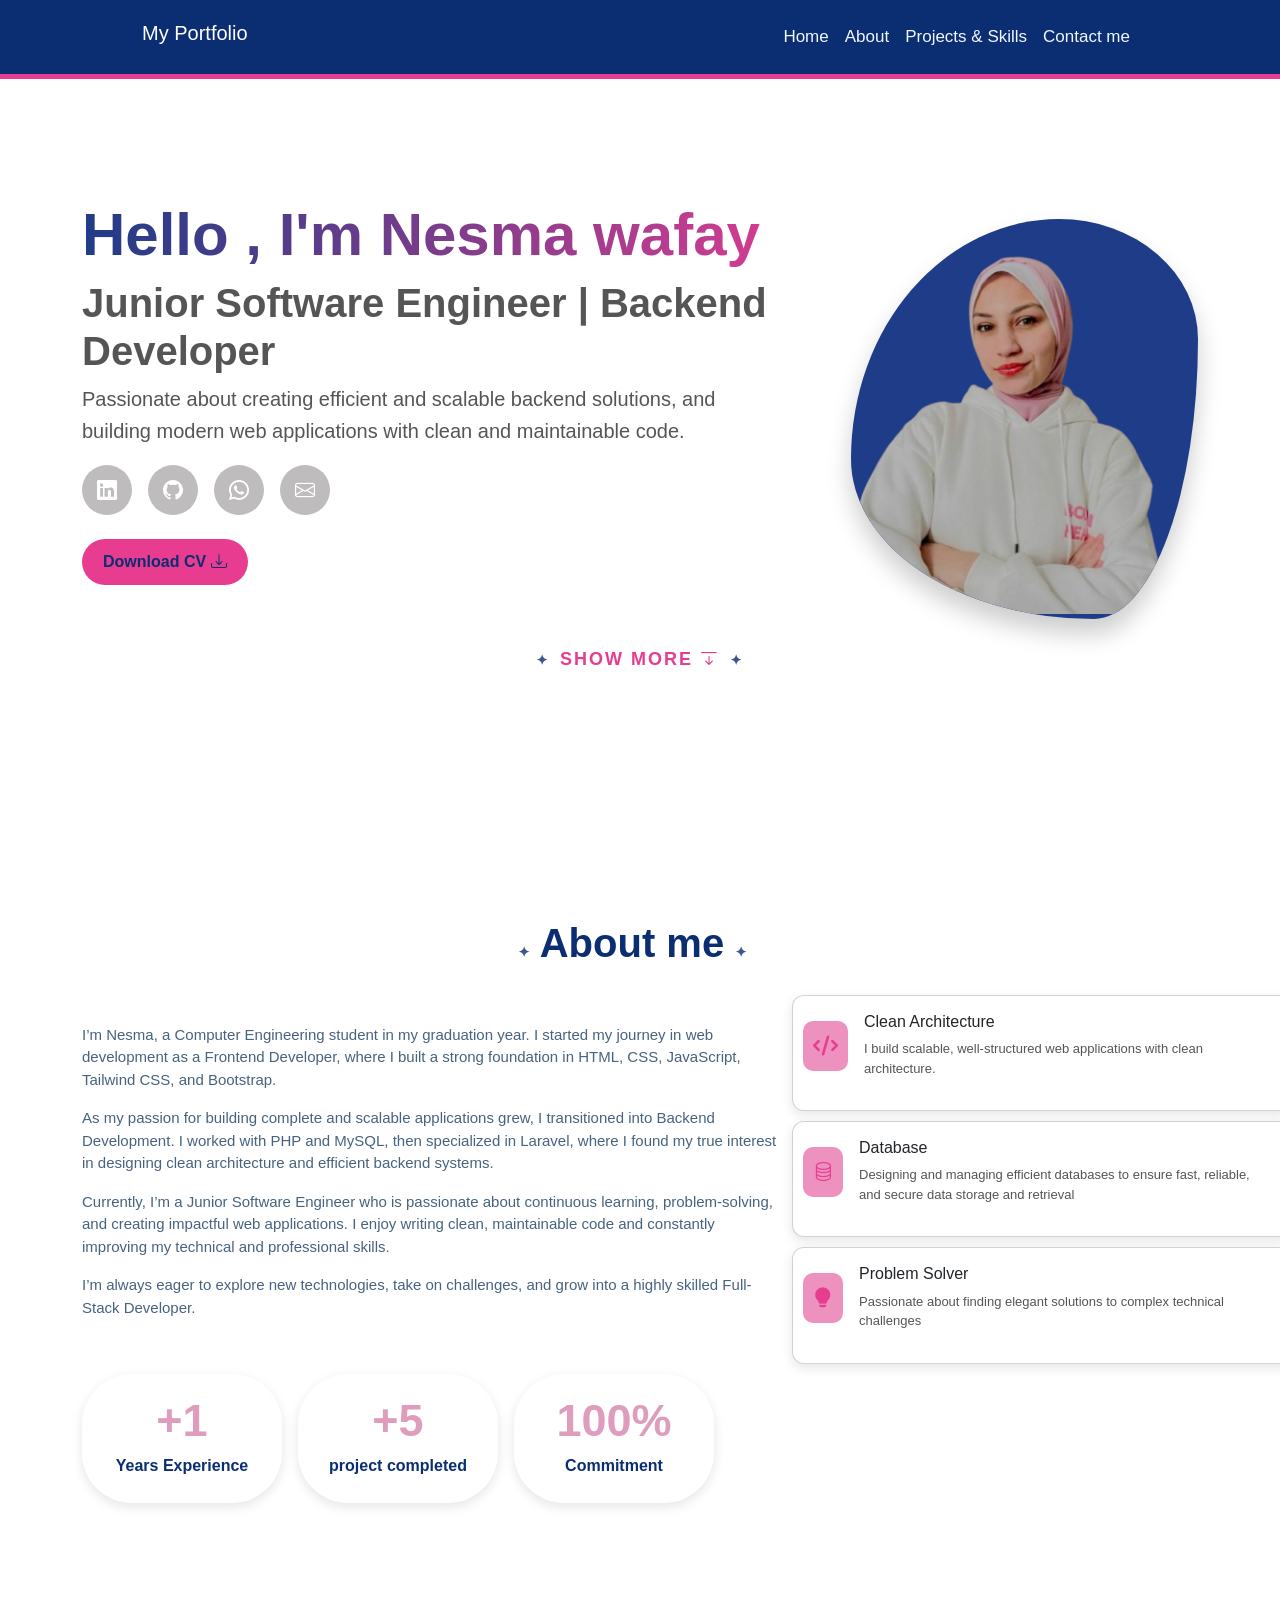
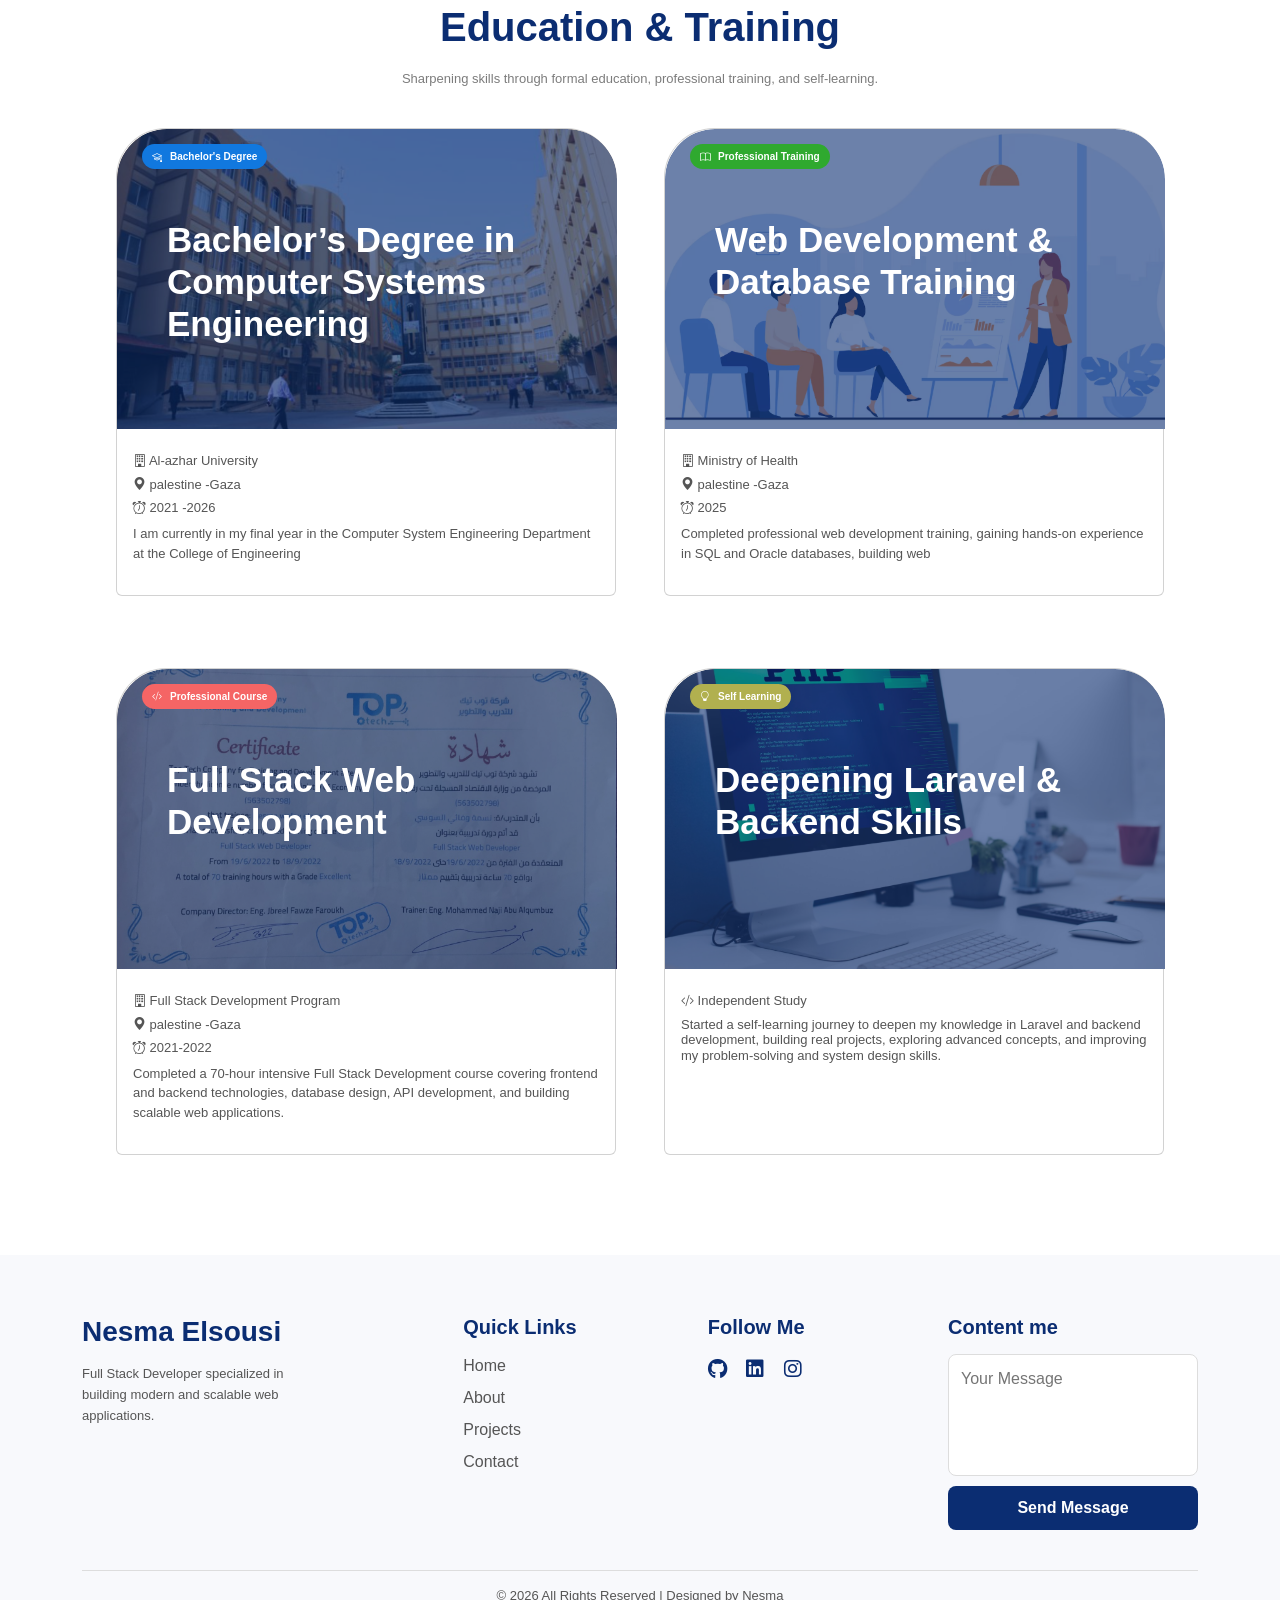
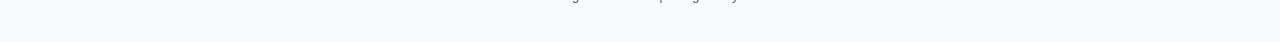
<file: index.html>
<!DOCTYPE html>
<html lang="en">

<head>
    <meta charset="UTF-8">
    <meta name="viewport" content="width=device-width, initial-scale=1.0">
    <title>Portfolio</title>

    <!-- CSS Links -->
    <link rel="stylesheet" href="https://cdn.jsdelivr.net/npm/bootstrap@5.3.8/dist/css/bootstrap.min.css" />
    <link rel="stylesheet" href="https://cdnjs.cloudflare.com/ajax/libs/font-awesome/6.5.0/css/all.min.css" />
    <link href="https://fonts.googleapis.com/css2?family=Cairo:wght@400;600;700&display=swap" rel="stylesheet" />
    <link href="https://fonts.googleapis.com/css2?family=Montserrat:wght@400;600;700&display=swap" rel="stylesheet" />
    <link href="https://cdn.jsdelivr.net/npm/bootstrap-icons@1.11.3/font/bootstrap-icons.css" rel="stylesheet">
    <link rel="stylesheet" href="css/style.css" />
    <link rel="stylesheet" href="css/owl.carousel.min.css" />
    <link rel="stylesheet" href="css/owl.theme.default.min.css" />


</head>

<body>
    <header>
        <div class="content-header p-3" style="background-color: #0B2D72">
            <div class="container">
                <nav class="navbar navbar-expand-lg p-0 ms-5 me-5">
                    <div class="container-fluid d-flex flex-wrap justify-content-between align-items-center">
                        <!-- Logo -->
                        <a class="navbar-brand " href="#">
                            <h5 class="text-white">My Portfolio</h1>
                        </a>
                        <div>
                            <button class="navbar-toggler" type="button" data-bs-toggle="collapse"
                                data-bs-target="#navbarNav" aria-controls="navbarNav" aria-expanded="false"
                                aria-label="Toggle navigation">
                                <span class="navbar-toggler-icon"></span>
                            </button>
                            <div class="collapse navbar-collapse" id="navbarNav">
                                <ul class="navbar-nav">
                                    <li class="nav-item">
                                        <a class="nav-link" aria-current="page" href="index.html">Home</a>
                                    </li>
                                    <li class="nav-item">
                                        <a class="nav-link" href="#about">About</a>
                                    </li>
                                    <li class="nav-item">
                                        <a class="nav-link" href="project.html">Projects & Skills</a>
                                    </li>
                                    <li class="nav-item">
                                        <a class="nav-link" href="contact.html">Contact me</a>
                                    </li>
                                </ul>
                            </div>
                        </div>

                    </div>



                </nav>
            </div>
        </div>
    </header>
    <!-- line -->
    <div class="m-0" style="height: 5px; background-color: #E83C91"></div>

    <div class="container">
        <div class="header-img">
            <div class="nav-content ">
                <div class="name d-coulmn">
                    <h1>Hello , I'm <span> Nesma wafay </span> </h1>
                    <h2>Junior Software Engineer | Backend Developer</h2>
                    <h3>
                        Passionate about creating efficient and scalable backend solutions,
                        and building modern web applications with
                        clean and maintainable code.</h3>
                    <div class="social-media d-flex gap-3">

                        <div class="Linkedin ">
                            <a href="https://www.linkedin.com/in/nesma-al-sousi-5a2a97237/" class="link">
                                <i class="bi bi-linkedin"></i>
                            </a>

                        </div>
                        <div class="github">
                            <a href="https://github.com/nesmaelsousy" class="link">
                                <i class="bi bi-github"></i>
                            </a>

                        </div>
                        <div class="whatsapp">
                            <a href="https://wa.me/+972592015235" target="_blank" class="link"> <i
                                    class="bi bi-whatsapp"></i></a>

                        </div>
                        <div class="email">
                            <a href="mailto:n.elsosey@gmail.com" class="link">
                                <i class="bi bi-envelope"></i>
                            </a>

                        </div>
                    </div>
                    <div class="downlod-cv d-flex align-items-center gap-3 mt-4">
                        <a class="btn" href="assets/نسخة من Rezi Resume Template - Updated Dec. 2025 - مستندات Google.pdf" download class="btn btn-primary">
                            Download CV <i class="bi bi-download"></i>
                        </a>
                    </div>
                </div>
                <div class="image"><img src="image/WhatsApp_Image_2026-01-20_at_8.17.47_PM-removebg-preview copy.png"
                        width="500" alt=""></div>
            </div>

            <div class="show">
                <a href="#about" class="link">
                    <h6>show more <i class="bi bi-arrow-bar-down"></i></h6>
                </a>


            </div>
        </div>
        <section id="about">
            <!-- about -->
            <div class="about-section ">
                <div class="about-title text-center">
                    <h1>About me </h1>

                </div>
                <div class="about-description">
                    <div class="desc">
                        <p>I’m Nesma, a Computer Engineering student in my graduation year.
                            I started my journey in web development as a Frontend Developer, where I built a strong
                            foundation in HTML, CSS, JavaScript, Tailwind CSS, and Bootstrap.
                        </p>
                        <p>As my passion for building complete and scalable applications grew, I transitioned into
                            Backend Development. I worked with PHP and MySQL, then specialized in Laravel, where I
                            found
                            my true interest in designing clean architecture and efficient backend systems.</p>

                        <p>
                            Currently, I’m a Junior Software Engineer who is passionate about continuous learning,
                            problem-solving, and creating impactful web applications. I enjoy writing clean,
                            maintainable code and constantly improving my technical and professional skills.

                        </p>
                        <p>
                            I’m always eager to explore new technologies, take on challenges, and grow into a highly
                            skilled Full-Stack Developer.</p>
                    </div>

                    <div class="cards-about">
                        <div class="card">
                            <div class="card-image"><i class="fas fa-code"></i></div>
                            <div class="card-body">
                                <div class="card-title">
                                    <h6>Clean Architecture</h6>
                                </div>
                                <div class=" card-description">
                                    <p>I build scalable, well-structured web applications with clean architecture.
                                    </p>
                                </div>
                            </div>
                        </div>
                        <div class="card">
                            <div class="card-image"><i class="bi bi-database"></i></div>
                            <div class="card-body">
                                <div class="card-title">
                                    <h6>Database</h6>
                                </div>
                                <div class=" card-description">
                                    <p>Designing and managing efficient databases to ensure fast, reliable,
                                        and secure data storage and retrieval</p>
                                </div>
                            </div>

                        </div>
                        <div class="card">
                            <div class="card-image"><i class="bi bi-lightbulb-fill"></i></div>
                            <div class="card-body">
                                <div class="card-title">
                                    <h6>Problem Solver</h6>
                                </div>
                                <div class=" card-description">
                                    <p> Passionate about finding elegant solutions to complex technical challenges
                                    </p>


                                </div>
                            </div>

                        </div>
                    </div>

                </div>
                <!-- tag -->
                <div class="tag d-flex gap-3">
                    <div class="card-tag">
                        <div class="card-content">
                            <h1> +1</h1>
                        </div>
                        <div class="card-body">
                            <h6> Years Experience</h6>
                        </div>
                    </div>
                    <div class="card-tag">
                        <div class="card-content">
                            <h1> +5</h1>
                        </div>
                        <div class="card-body">
                            <h6> project completed</h6>
                        </div>
                    </div>
                    <div class="card-tag">
                        <div class="card-content">
                            <h1> 100%</h1>
                        </div>
                        <div class="card-body">
                            <h6> Commitment</h6>
                        </div>
                    </div>
                </div>
            </div>
            <!-- education -->
            <div class="education  text-center">
                <div class="education-title">
                    <h1>Education & Training</h1>

                    <p>Sharpening skills through formal education, professional training, and self-learning.
                    </p>
                </div>
                <div class="educations-card row gap-5 justify-content-center">
                    <div class="card col-auto mt-4 ">
                        <div class="card-image "><img src="image/image.png" alt="">
                            <div class="overlay-text d-flex gap-2">
                                <i class="bi bi-mortarboard"></i> Bachelor's Degree
                            </div>
                            <div class="overlay-description">
                                <h5>Bachelor’s Degree in Computer Systems Engineering</h5>
                            </div>
                        </div>

                        <div class="card-body">
                            <h6 class="mt-2"> <i class="bi bi-building"></i> Al-azhar University </h6>
                            <h6 class="mt-2"> <i class="bi bi-geo-alt-fill"></i> palestine -Gaza </h6>
                            <h6 class="mt-2"><i class="bi bi-alarm"></i> 2021 -2026 </h6>
                            <p class="mt-2">
                                I am currently in my final year in the Computer
                                System Engineering Department at the College
                                of Engineering</p>
                        </div>

                    </div>
                    <div class="card col-auto mt-4 ">
                        <div class="card-image "><img src="image/training.png" alt="">
                            <div class="overlay-text d-flex gap-2" style="background-color: rgb(47, 169, 47);">
                                <i class="bi bi-book"></i> Professional Training
                            </div>
                            <div class="overlay-description">
                                <h5>Web Development & Database Training</h5>
                            </div>
                        </div>

                        <div class="card-body">
                            <h6 class="mt-2"> <i class="bi bi-building"></i> Ministry of Health </h6>
                            <h6 class="mt-2"> <i class="bi bi-geo-alt-fill"></i> palestine -Gaza </h6>
                            <h6 class="mt-2"><i class="bi bi-alarm"></i> 2025 </h6>
                            <p class="mt-2">
                                Completed professional web development training, gaining hands-on experience in SQL
                                and Oracle databases, building web
                            </p>
                        </div>

                    </div>
                    <div class="card col-auto mt-4 ">
                        <div class="card-image "><img src="image/WhatsApp Image 2026-02-20 at 11.55.23 AM.jpeg" alt="">
                            <div class="overlay-text d-flex gap-2" style="background-color: rgb(245, 101, 101);">
                                <i class="bi bi-code-slash"></i> Professional Course
                            </div>
                            <div class="overlay-description">
                                <h5>Full Stack Web Development</h5>
                            </div>
                        </div>

                        <div class="card-body">
                            <h6 class="mt-2"> <i class="bi bi-building"></i> Full Stack Development Program </h6>
                            <h6 class="mt-2"> <i class="bi bi-geo-alt-fill"></i> palestine -Gaza </h6>
                            <h6 class="mt-2"><i class="bi bi-alarm"></i> 2021-2022 </h6>
                            <p class="mt-2">
                                Completed a 70-hour intensive Full Stack Development course covering frontend and
                                backend
                                technologies, database design, API development, and building scalable web
                                applications.

                            </p>
                        </div>

                    </div>
                    <div class="card col-auto mt-4 ">
                        <div class="card-image "><img src="image/self.png" alt="">
                            <div class="overlay-text d-flex gap-2" style="background-color: rgb(177, 176, 79);">
                                <i class="bi bi-lightbulb"></i> Self Learning
                            </div>
                            <div class="overlay-description">
                                <h5>Deepening Laravel & Backend Skills</h5>
                            </div>
                        </div>

                        <div class="card-body">
                            <h6 class="mt-2"> <i class="bi bi-code-slash"></i> Independent Study
                                <p class="mt-2">
                                    Started a self-learning journey to deepen my knowledge in Laravel and backend
                                    development, building real projects, exploring advanced concepts, and improving
                                    my
                                    problem-solving and system design skills.


                                </p>
                        </div>

                    </div>
                </div>



                <!-- الجامعة  -->
                <!-- تدريب الصحة -->
                <!-- دورة فل ستاك  -->
                <!-- دورة لارفل  -->
                <!-- تعليم ذاتي  -->
            </div>

        </section>
        <div id="back-to-top" title="Back to Top">
            <i class="bi bi-arrow-up-circle-fill"></i>
        </div>
    </div>
    <footer class="footer">
        <div class="container">
            <div class="footer-content">

                <!-- About -->
                <div class="footer-about">
                    <h3>Nesma Elsousi</h3>
                    <p>Full Stack Developer specialized in building modern and scalable web applications.</p>
                </div>
                <div class="footer-links">
                    <h4>Quick Links</h4>
                    <ul>
                        <li><a href="#">Home</a></li>
                        <li><a href="#">About</a></li>
                        <li><a href="#">Projects</a></li>
                        <li><a href="#">Contact</a></li>
                    </ul>
                </div>
                <div class="footer-social">
                    <h4>Follow Me</h4>
                    <div class="social-icons">
                        <a href="https://github.com/nesmaelsousy"><i class="fa-brands fa-github"></i></a>
                        <a href="https://www.linkedin.com/in/nesma-al-sousi-5a2a97237/"><i
                                class="fa-brands fa-linkedin"></i></a>
                        <a href="#"><i class="fa-brands fa-instagram"></i></a>
                    </div>
                </div>

                <!-- Contact Form -->
                <div class="footer-contact">
                    <h4>Content me </h4>
                    <form>
                        <textarea placeholder="Your Message" rows="4" required></textarea>
                        <button type="submit">Send Message</button>
                    </form>
                </div>

            </div>

            <div class="footer-bottom">
                <p>© 2026 All Rights Reserved | Designed by Nesma</p>
            </div>
        </div>
    </footer>


</body>
<script src="https://cdn.jsdelivr.net/npm/bootstrap@5.3.8/dist/js/bootstrap.bundle.min.js"></script>
<script src="https://ajax.googleapis.com/ajax/libs/jquery/3.7.1/jquery.min.js"></script>
<script src="js/owl.carousel.js"></script>
<script src="js/owl.carousel.min.js"></script>
<script src="js/script.js"></script>

</html>
</file>
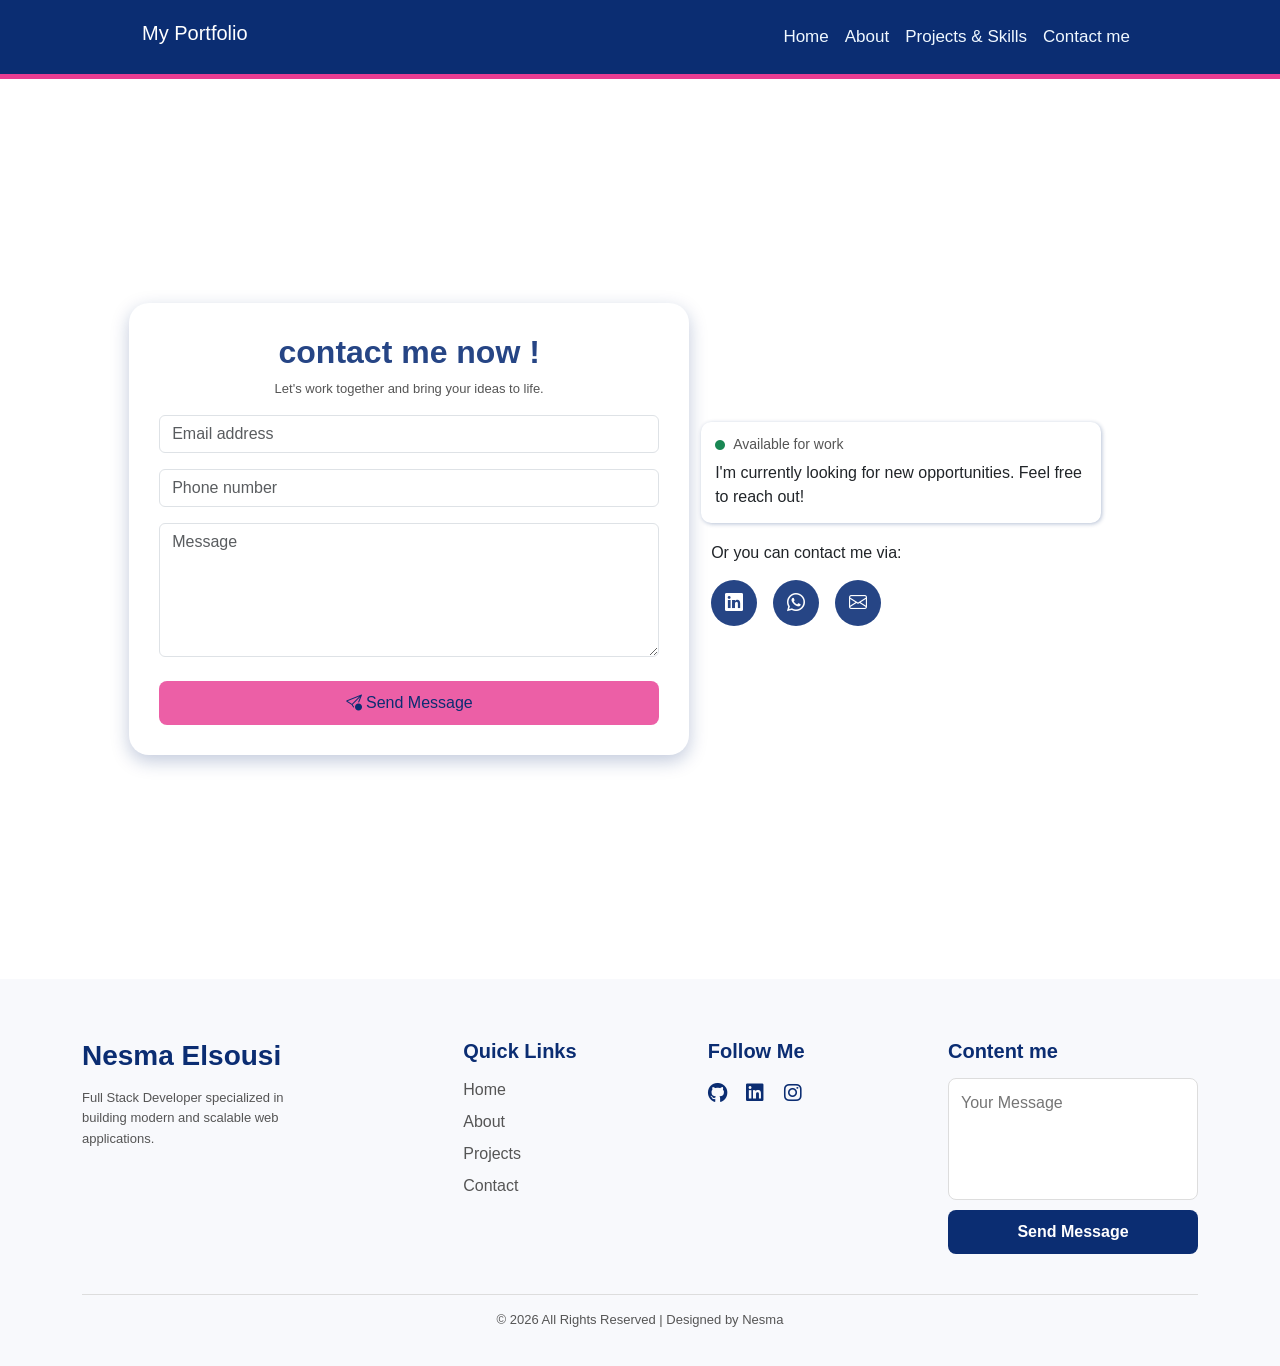
<file: contact.html>
<!DOCTYPE html>
<html lang="en">

<head>
    <meta charset="UTF-8">
    <meta name="viewport" content="width=device-width, initial-scale=1.0">
    <title>Portfolio</title>

    <!-- CSS Links -->
    <link rel="stylesheet" href="https://cdn.jsdelivr.net/npm/bootstrap@5.3.8/dist/css/bootstrap.min.css" />
    <link rel="stylesheet" href="https://cdnjs.cloudflare.com/ajax/libs/font-awesome/6.5.0/css/all.min.css" />
    <link href="https://fonts.googleapis.com/css2?family=Cairo:wght@400;600;700&display=swap" rel="stylesheet" />
    <link href="https://fonts.googleapis.com/css2?family=Montserrat:wght@400;600;700&display=swap" rel="stylesheet" />
    <link href="https://cdn.jsdelivr.net/npm/bootstrap-icons@1.11.3/font/bootstrap-icons.css" rel="stylesheet">
    <link rel="stylesheet" href="css/style.css" />
    <link rel="stylesheet" href="css/contact.css" />
    <link rel="stylesheet" href="css/owl.carousel.min.css" />
    <link rel="stylesheet" href="css/owl.theme.default.min.css" />


</head>

<body>
    <header>
        <div class="content-header p-3" style="background-color: #0B2D72">
            <div class="container">
                <nav class="navbar navbar-expand-lg p-0 ms-5 me-5">
                    <div class="container-fluid d-flex flex-wrap justify-content-between align-items-center">
                        <!-- Logo -->
                        <a class="navbar-brand " href="#">
                            <h5 class="text-white">My Portfolio</h1>
                        </a>
                        <div>
                            <button class="navbar-toggler" type="button" data-bs-toggle="collapse"
                                data-bs-target="#navbarNav" aria-controls="navbarNav" aria-expanded="false"
                                aria-label="Toggle navigation">
                                <span class="navbar-toggler-icon"></span>
                            </button>
                            <div class="collapse navbar-collapse" id="navbarNav">
                                <ul class="navbar-nav">
                                    <li class="nav-item">
                                        <a class="nav-link" aria-current="page" href="index.html">Home</a>
                                    </li>
                                    <li class="nav-item">
                                        <a class="nav-link" href="index.html">About</a>
                                    </li>
                                    <li class="nav-item">
                                        <a class="nav-link" href="project.html">Projects & Skills</a>
                                    </li>
                                    <li class="nav-item">
                                        <a class="nav-link" href="contact.html">Contact me</a>
                                    </li>
                                </ul>
                            </div>
                        </div>

                    </div>



                </nav>
            </div>
        </div>
    </header>
    <!-- line -->
    <div class="m-0" style="height: 5px; background-color: #E83C91"></div>
    <div class="container">
        <section class="row justify-content-center align-items-center">

        <form action="https://formspree.io/f/xeedlajl" method="POST" class="form">
    <div class="text-center">
        <h1>contact me now !</h1>
        <p>Let's work together and bring your ideas to life.</p>
    </div>

    <div class="mb-3">
        <input type="email" name="email" class="form-control"
               placeholder="Email address" required>
    </div>

    <div class="mb-3">
        <input type="text" name="phone" class="form-control"
               placeholder="Phone number">
    </div>

    <div class="mb-3">
        <textarea name="message" class="form-control mb-4"
                  rows="5" placeholder="Message" required></textarea>
    </div>

    <button type="submit" class="btn">
        <i class="bi bi-send-arrow-up"></i> Send Message
    </button>
</form>
            <div class="col-lg-5 ">
                <div>
                    <div class="available ">
                        <h4><i class="bi bi-circle-fill text-success me-2"></i>Available for work</h4>
                        <div class="text">I'm currently looking for new opportunities. Feel free to reach out!

                        </div>

                    </div>
                    <div class="social">
                        <h6>Or you can contact me via: </h6>
                        <div class="social-item d-flex gap-3 ">
                            <div class="Linkedin ">
                                <a href="https://www.linkedin.com/in/nesma-al-sousi-5a2a97237/" class="link">
                                    <i class="bi bi-linkedin"></i>
                                </a>

                            </div>

                            <div class="whatsapp">
                                <a href="https://wa.me/+972592015235" target="_blank" class="link"> <i
                                        class="bi bi-whatsapp"></i></a>

                            </div>
                            <div class="email">
                                <a href="mailto:n.elsosey@gmail.com" class="link">
                                    <i class="bi bi-envelope"></i>
                                </a>

                            </div>
                        </div>
                    </div>
                </div>



            </div>

        </section>

    </div>
    <footer class="footer">
        <div class="container">
            <div class="footer-content">

                <!-- About -->
                <div class="footer-about">
                    <h3>Nesma Elsousi</h3>
                    <p>Full Stack Developer specialized in building modern and scalable web applications.</p>
                </div>
                <div class="footer-links">
                    <h4>Quick Links</h4>
                    <ul>
                        <li><a href="#">Home</a></li>
                        <li><a href="#">About</a></li>
                        <li><a href="#">Projects</a></li>
                        <li><a href="#">Contact</a></li>
                    </ul>
                </div>
                <div class="footer-social">
                    <h4>Follow Me</h4>
                    <div class="social-icons">
                        <a href="https://github.com/nesmaelsousy"><i class="fa-brands fa-github"></i></a>
                        <a href="https://www.linkedin.com/in/nesma-al-sousi-5a2a97237/"><i
                                class="fa-brands fa-linkedin"></i></a>
                        <a href="#"><i class="fa-brands fa-instagram"></i></a>
                    </div>
                </div>

                <!-- Contact Form -->
                <div class="footer-contact">
                    <h4>Content me </h4>
                    <form>
                        <textarea placeholder="Your Message" rows="4" required></textarea>
                        <button type="submit">Send Message</button>
                    </form>
                </div>

            </div>

            <div class="footer-bottom">
                <p>© 2026 All Rights Reserved | Designed by Nesma</p>
            </div>
        </div>
    </footer>

</body>
<script src="https://cdn.jsdelivr.net/npm/bootstrap@5.3.8/dist/js/bootstrap.bundle.min.js"></script>
<script src="https://ajax.googleapis.com/ajax/libs/jquery/3.7.1/jquery.min.js"></script>
<script src="js/owl.carousel.js"></script>
<script src="js/owl.carousel.min.js"></script>
<script src="js/script.js"></script>

</html>
</file>
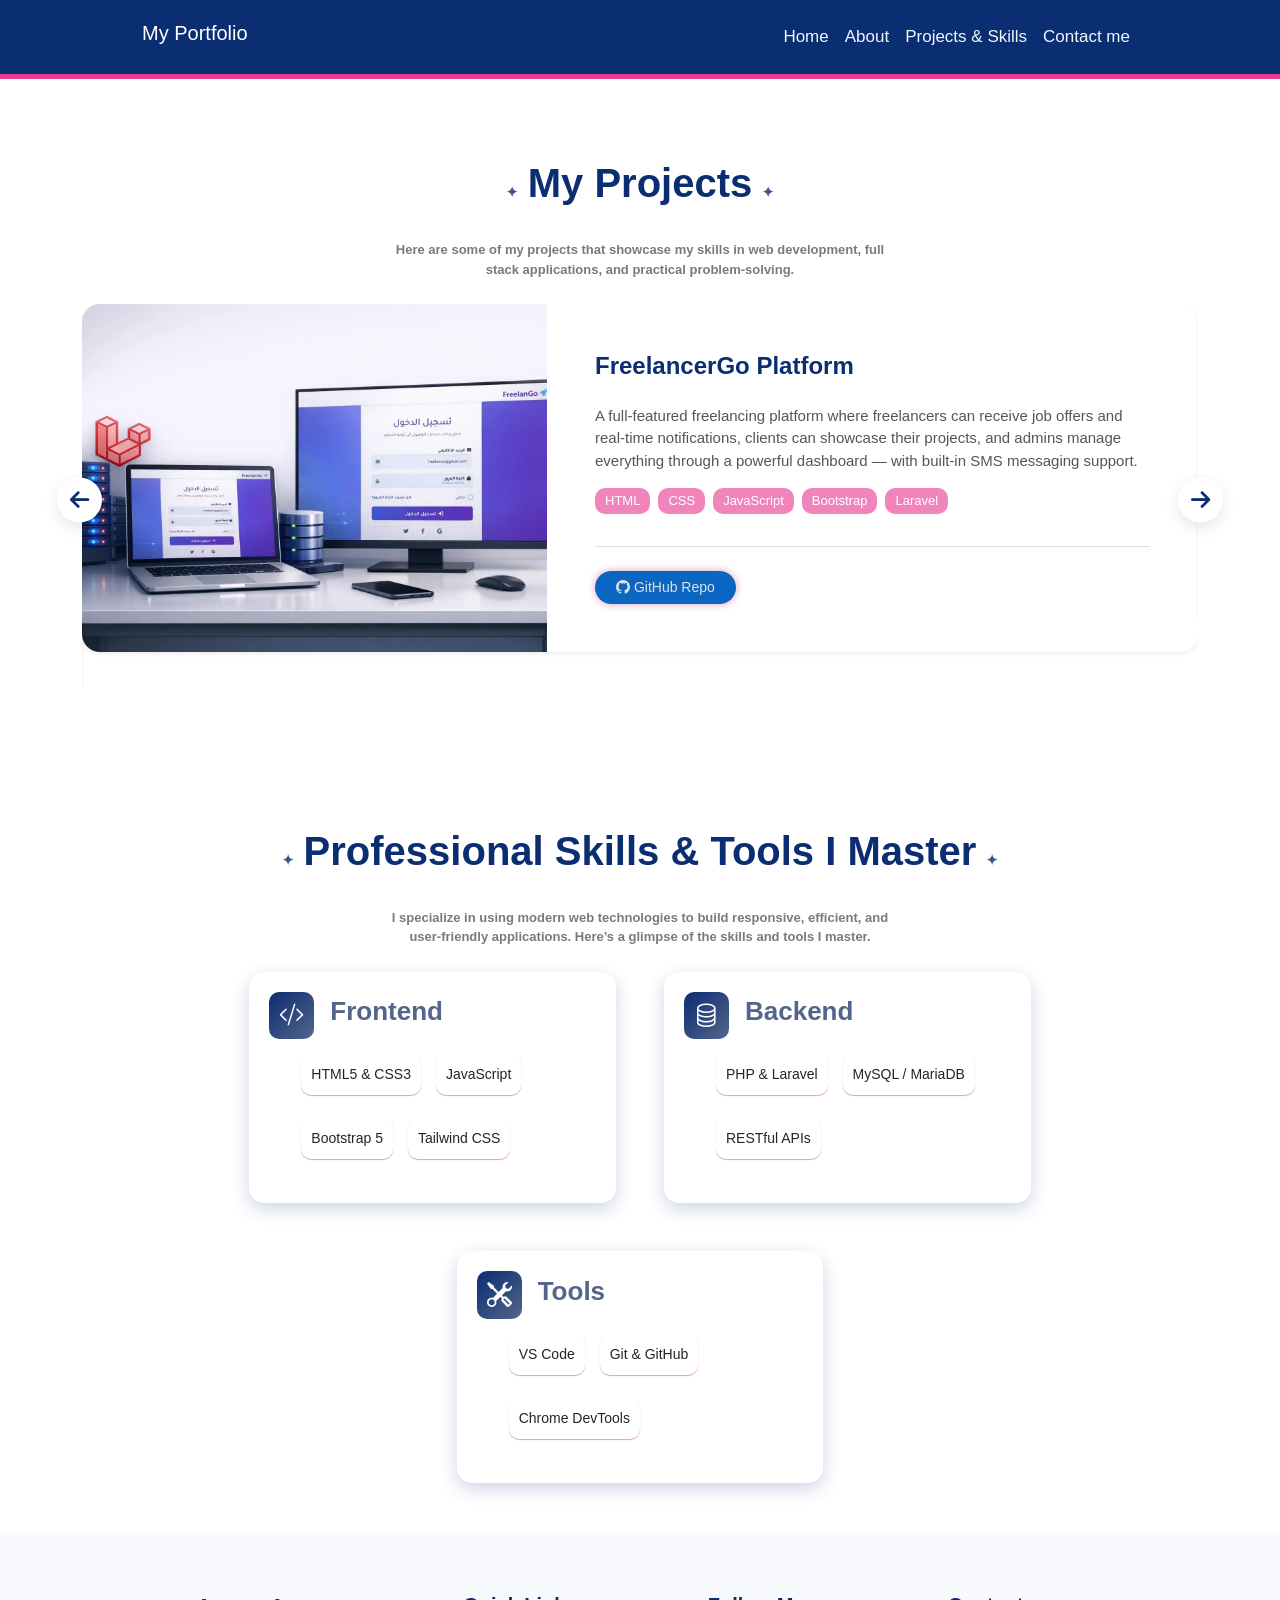
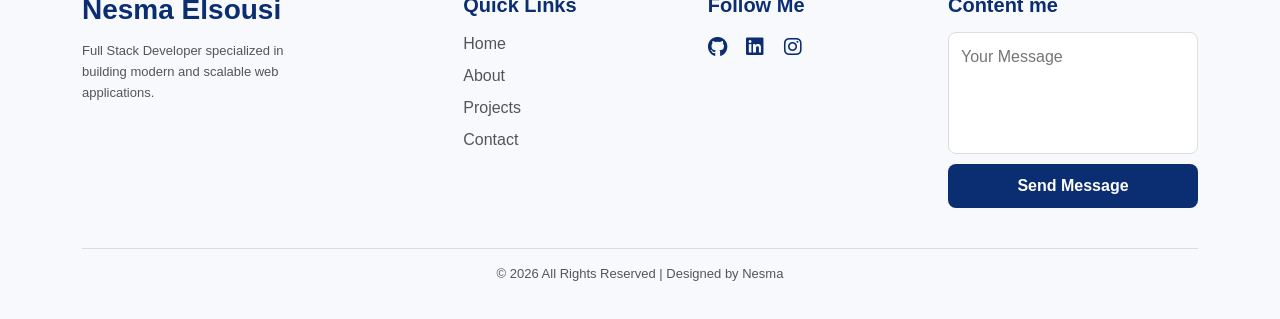
<file: project.html>
<!DOCTYPE html>
<html lang="en">

<head>
    <meta charset="UTF-8">
    <meta name="viewport" content="width=device-width, initial-scale=1.0">
    <title>Portfolio</title>

    <!-- CSS Links -->
    <link rel="stylesheet" href="https://cdn.jsdelivr.net/npm/bootstrap@5.3.8/dist/css/bootstrap.min.css" />
    <link rel="stylesheet" href="https://cdnjs.cloudflare.com/ajax/libs/font-awesome/6.5.0/css/all.min.css" />
    <link href="https://fonts.googleapis.com/css2?family=Cairo:wght@400;600;700&display=swap" rel="stylesheet" />
    <link href="https://fonts.googleapis.com/css2?family=Montserrat:wght@400;600;700&display=swap" rel="stylesheet" />
    <link href="https://cdn.jsdelivr.net/npm/bootstrap-icons@1.11.3/font/bootstrap-icons.css" rel="stylesheet">
    <link rel="stylesheet" href="css/style.css" />
    <link rel="stylesheet" href="css/owl.carousel.min.css" />
    <link rel="stylesheet" href="css/owl.theme.default.min.css" />


</head>

<body>
    <header>
        <div class="content-header p-3" style="background-color: #0B2D72">
            <div class="container">
                <nav class="navbar navbar-expand-lg p-0 ms-5 me-5">
                    <div class="container-fluid d-flex flex-wrap justify-content-between align-items-center">
                        <!-- Logo -->
                        <a class="navbar-brand " href="#">
                            <h5 class="text-white">My Portfolio</h1>
                        </a>
                        <div>
                            <button class="navbar-toggler" type="button" data-bs-toggle="collapse"
                                data-bs-target="#navbarNav" aria-controls="navbarNav" aria-expanded="false"
                                aria-label="Toggle navigation">
                                <span class="navbar-toggler-icon"></span>
                            </button>
                            <div class="collapse navbar-collapse" id="navbarNav">
                                <ul class="navbar-nav">
                                    <li class="nav-item">
                                        <a class="nav-link" aria-current="page" href="index.html">Home</a>
                                    </li>
                                    <li class="nav-item">
                                        <a class="nav-link" href="index.html">About</a>
                                    </li>
                                    <li class="nav-item">
                                        <a class="nav-link" href="project.html">Projects & Skills</a>
                                    </li>
                                    <li class="nav-item">
                                        <a class="nav-link" href="contact.html">Contact me</a>
                                    </li>
                                </ul>
                            </div>
                        </div>

                    </div>



                </nav>
            </div>
        </div>
    </header>
    <!-- line -->
    <div class="m-0" style="height: 5px; background-color: #E83C91"></div>
    <div class="container">
        <section>

            <!-- projects -->
            <div class="section-project ">
                <div class="head-project">
                    <h1>My Projects</h1>

                    <p>Here are some of my projects that showcase my skills in web development, full stack
                        applications, and practical problem-solving.
                    </p>
                </div>
                <!-- slide projects -->
                <div class="card-projects row">
                    <div class="container">
                        <div class="slider-project">
                            <div id="carouse" class="owl-carousel">
                                      <div class="item">
                          <div class="card project-card shadow-sm border-0">
                                 <div class="row g-0 align-items-stretch">

                             <div class="col-lg-5">
                <img src="image/freelancego.webp" class="project-img" alt="FreelancerGo Project">
            </div>

            <div class="col-lg-7 d-flex">
                <div class="card-body p-5 d-flex flex-column justify-content-center">

                    <h4 class="project-title">
                        FreelancerGo Platform
                    </h4>

                    <p class="project-desc mt-3">
                        A full-featured freelancing platform where freelancers 
                        can receive job offers and real-time notifications, clients 
                        can showcase their projects, and admins manage everything 
                        through a powerful dashboard — with built-in SMS messaging support.
                    </p>

                    <div class="technical">
                        <div class="technical-item gap-2">
                            <h6>HTML</h6>
                            <h6>CSS</h6>
                            <h6>JavaScript</h6>
                            <h6>Bootstrap</h6>
                            <h6>Laravel</h6>
                        </div>
                    </div>

                    <div class="divider my-4"></div>

                    <div class="project-buttons d-flex gap-3">
                        <a href="https://github.com/nesmaelsousy/FreelanceGo" class="btn btn-sm" target="_blank">
                            <i class="bi bi-github"></i> GitHub Repo
                        </a>
                    </div>

                </div>
            </div>

        </div>
    </div>
</div>

                                <!-- Project 1 -->
                                <div class="item">
                                    <div class="card project-card shadow-sm border-0">
                                        <div class="row g-0 align-items-stretch">

                                            <div class="col-lg-5">
                                                <img src="image/presonal.png"
                                                    class="project-img" alt="Project Image">
                                            </div>

                                            <div class="col-lg-7 d-flex">
                                                <div class="card-body p-5 d-flex flex-column justify-content-center">

                                                    <h4 class="project-title">
                                                        Dynamic Personal Portfolio
                                                    </h4>

                                                    <p class="project-desc mt-3">
                                                        A dynamic platform to showcase my projects, skills,
                                                        and achievements with responsive design and
                                                        integrated contact functionality.
                                                    </p>
                                                    <div class="technical">

                                                        <div class="technical-item gap-2">
                                                            <h6> HTML</h6>
                                                            <h6> CSS</h6>
                                                            <h6> JavaScript</h6>
                                                            <h6> Tailwind CSS</h6>
                                                            <h6> PHP</h6>
                                                            <h6> laravel</h6>
                                                        </div>
                                                    </div>

                                                    <div class="divider my-4"></div>



                                                    <div class="project-buttons d-flex gap-3">
                                                        <a href="https://github.com/nesmaelsousy/personal" class="btn  btn-sm">
                                                            GitHub Demo
                                                        </a>

                                                    </div>

                                                </div>
                                            </div>

                                        </div>
                                    </div>
                                </div>


                                <!-- Project 2 -->
                                <div class="item">
                                    <div class="card project-card shadow-sm border-0">
                                        <div class="row g-0 align-items-stretch">

                                            <div class="col-lg-5">
                                                <img src="image/e-commerce.jpg" class="project-img" alt="Project Image">
                                            </div>

                                            <div class="col-lg-7 d-flex">
                                                <div class="card-body p-5 d-flex flex-column justify-content-center">

                                                    <h4 class="project-title">
                                                        E-Commerce Platform
                                                    </h4>

                                                    <p class="project-desc mt-3">
                                                        A fully responsive and professional e-commerce website built
                                                        with HTML, CSS, JavaScript, and Bootstrap. It delivers a
                                                        modern UI, smooth user interactions, and optimized
                                                        performance across all devices and browsers.

                                                        The project highlights strong front-end skills through clean
                                                        structure, dynamic features, and a scalable, user-friendly
                                                        design suitable for commercial platforms.
                                                    </p>
                                                    <div class="technical">

                                                        <div class="technical-item gap-2">
                                                            <h6> HTML</h6>
                                                            <h6> CSS</h6>
                                                            <h6> JavaScript</h6>
                                                            <h6> Bootstrap</h6>

                                                        </div>
                                                    </div>

                                                    <div class="divider my-4"></div>



                                                    <div class="project-buttons d-flex gap-3">
                                                        <a href=" https://nesmaelsousy.github.io/e-commerce-page/"
                                                            class="btn  btn-sm">
                                                            Live Demo
                                                        </a>

                                                    </div>

                                                </div>
                                            </div>

                                        </div>
                                    </div>
                                </div>
                                <div class="item">
                                    <div class="card project-card shadow-sm border-0">
                                        <div class="row g-0 align-items-stretch">

                                            <div class="col-lg-5">
                                                <img src="image/مستشفى.jpg" class="project-img" alt="Project Image">
                                            </div>

                                            <div class="col-lg-7 d-flex">
                                                <div class="card-body p-5 d-flex flex-column justify-content-center">

                                                    <h4 class="project-title">
                                                        Responsive Medical Website
                                                    </h4>

                                                    <p class="project-desc mt-3">
                                                        A fully responsive medical website built with HTML, CSS,
                                                        JavaScript, and Bootstrap, designed for a smooth experience
                                                        across all devices. It features a modern, clean interface,
                                                        dynamic interactions, and optimized performance.

                                                        This project showcases strong front-end skills in creating
                                                        user-friendly, scalable healthcare platforms for patients
                                                        and professionals.
                                                    </p>
                                                    <div class="technical">

                                                        <div class="technical-item gap-2">
                                                            <h6> HTML</h6>
                                                            <h6> CSS</h6>
                                                            <h6> JavaScript</h6>
                                                            <h6> Bootstrap</h6>

                                                        </div>
                                                    </div>

                                                    <div class="divider my-4"></div>



                                                    <div class="project-buttons d-flex gap-3">
                                                        <a href="#" class="btn  btn-sm">
                                                            Live Demo
                                                        </a>

                                                    </div>

                                                </div>
                                            </div>

                                        </div>
                                    </div>
                                </div>
                                <!-- new project -->
                       
                               
                            </div>
                        </div>
                    </div>
                </div>
            </div>
            <div class="technologies-section ">
                <div class="text-center">
                    <h1>Professional Skills & Tools I Master</h1>
                    <p>I specialize in using modern web technologies to build responsive, efficient, and user-friendly
                        applications. Here’s a glimpse of the skills and tools I master.</p>
                </div>


                <div class="tech-cards-container  mt-4">
                    <!-- Frontend -->
                    <div class="row justify-content-center gap-5">
                        <div class="col-md-4 tech-card">
                            <div class="title d-flex gap-3 align-items-center  align-content-center ">
                                <i class="bi bi-code-slash"></i>
                                <div>
                                    <h3> Frontend</h3>
                                </div>
                            </div>

                            <ul>
                                <li>HTML5 & CSS3</li>
                                <li>JavaScript</li>
                                <li>Bootstrap 5</li>
                                <li>Tailwind CSS</li>
                            </ul>
                        </div>

                        <!-- Backend -->
                        <div class="col-md-4 tech-card">
                             <div class="title d-flex gap-3 align-items-center  align-content-center ">
                               <i class="bi bi-database"></i>
                                <div>
                                    <h3> Backend</h3>
                                </div>
                            </div>
                            
                            <ul>
                                <li>PHP & Laravel</li>
                                <li>MySQL / MariaDB</li>
                                <li>RESTful APIs</li>
                            </ul>
                        </div>

                    </div>
                    <div class="row justify-content-center mt-5 gap-5">
                        <!-- Tools -->
                        <div class="tech-card col-md-4">
                             <div class="title d-flex gap-3 align-items-center  align-content-center ">
                               <i class="bi bi-tools"></i>
                                <div>
                                  <h3>Tools</h3>
                                </div>
                            </div>
                            
                            <ul>
                                <li>VS Code</li>
                                <li>Git & GitHub</li>
                                <li>Chrome DevTools</li>
                            </ul>
                        </div>
<!-- 
                        Others
                        <div class="tech-card col-md-4">
                            <h3>Other Tech</h3>
                            <ul>
                                <li>Responsive Design</li>
                                <li>UI/UX Principles</li>
                                <li>API Integration</li>
                                <li>Agile Development</li>
                            </ul>
                        </div> -->
                    </div>

                </div>
            </div>
        </section>
    </div>
     <footer class="footer">
        <div class="container">
            <div class="footer-content">

                <!-- About -->
                <div class="footer-about">
                    <h3>Nesma Elsousi</h3>
                    <p>Full Stack Developer specialized in building modern and scalable web applications.</p>
                </div>
                <div class="footer-links">
                    <h4>Quick Links</h4>
                    <ul>
                        <li><a href="#">Home</a></li>
                        <li><a href="#">About</a></li>
                        <li><a href="#">Projects</a></li>
                        <li><a href="#">Contact</a></li>
                    </ul>
                </div>
                <div class="footer-social">
                    <h4>Follow Me</h4>
                    <div class="social-icons">
                        <a href="https://github.com/nesmaelsousy"><i class="fa-brands fa-github"></i></a>
                        <a href="https://www.linkedin.com/in/nesma-al-sousi-5a2a97237/"><i
                                class="fa-brands fa-linkedin"></i></a>
                        <a href="#"><i class="fa-brands fa-instagram"></i></a>
                    </div>
                </div>

                <!-- Contact Form -->
                <div class="footer-contact">
                    <h4>Content me </h4>
                    <form>
                        <textarea placeholder="Your Message" rows="4" required></textarea>
                        <button type="submit">Send Message</button>
                    </form>
                </div>

            </div>

            <div class="footer-bottom">
                <p>© 2026 All Rights Reserved | Designed by Nesma</p>
            </div>
        </div>
    </footer>

</body>
<script src="https://cdn.jsdelivr.net/npm/bootstrap@5.3.8/dist/js/bootstrap.bundle.min.js"></script>
<script src="https://ajax.googleapis.com/ajax/libs/jquery/3.7.1/jquery.min.js"></script>
<script src="js/owl.carousel.js"></script>
<script src="js/owl.carousel.min.js"></script>
<script src="js/script.js"></script>

</html>
</file>
<file: css/style.css>
body {
    font-family: 'Poppins', sans-serif;

}

.top-header a span {
    transition: all 3.s;
    font-size: small;

}

.navbar .nav-item {
    display: inline-block;
    position: relative;
}

.navbar .nav-item::after {
    content: '';
    position: absolute;
    width: 100%;
    height: 2px;
    /* thickness of the line */
    background-color: #E83C91;
    /* line color */
    bottom: 0;
    /* position at bottom of nav item */
    left: 0;
    transform: scaleX(0);
    /* hide initially */
    transform-origin: right;
    /* animation start point */
    transition: transform 0.3s ease;

}

.navbar .nav-item:hover::after {
    transform: scaleX(1);
    /* show line on hover */
    transform-origin: left;

}


.top-header a span:hover {
    color: #E83C91;
}

.navbar-nav .nav-link {
    color: aliceblue;
    font-size: 17px;
}

.navbar-nav .nav-link:hover {
    color: #E83C91;
}

.header-img {
    height: 80vh;
    border-radius: 60% 40% 30% 70%;


    align-items: center;

}

.nav-content {
    margin-top: 120px;
    display: flex;
    /* text-align: center; */
}

.image {
    width: 500px;
    padding: 5px;
    /* مساحة للحدود المزدوجة */
    height: 500px;
    background-color: #1f3c88;
    box-shadow: 0 0 0 5px #f9f9f9, 0 5px 15px rgba(0, 0, 0, 0.2);
    margin: 20px auto;
    transition: box-shadow 0.3s ease;
}

.image {
    width: 400px;
    height: 400px;
    margin: 20px auto;
    position: relative;
    overflow: hidden;
    border-radius: 60% 40% 30% 70% / 60% 30% 70% 40%;

    animation: blobAnimation 8s ease-in-out infinite;
    /* حركة مستمرة */
    box-shadow: 0 15px 25px rgba(0, 0, 0, 0.2);
    transition: all 0.3s ease;
}

.image img {
    width: 100%;
    height: 100%;
    object-fit: cover;
    display: block;
}

.image:hover {
    border-radius: 40% 60% 70% 30% / 40% 50% 60% 50%;
    /* يتغير الشكل عند المرور */
    transform: scale(1.02);
}

@keyframes blobAnimation {
    0% {
        border-radius: 60% 40% 30% 70% / 60% 30% 70% 40%;
    }

    25% {
        border-radius: 40% 60% 70% 30% / 40% 50% 60% 50%;
    }

    50% {
        border-radius: 30% 70% 50% 50% / 30% 60% 40% 70%;
    }

    75% {
        border-radius: 70% 30% 40% 60% / 50% 40% 70% 30%;
    }

    100% {
        border-radius: 60% 40% 30% 70% / 60% 30% 70% 40%;
    }
}

.name h1 {
    font-size: 60px;
    font-weight: 800;
    background: linear-gradient(90deg, #1f3c88, #E83C91);
    -webkit-background-clip: text;
    -webkit-text-fill-color: transparent;
}

.name h1 span {
    color: #E83C91;
    /* لون مميز لاسمك */
}

.name h2 {
    font-size: 40px;
    font-weight: 800;
    background-color: #555;
    -webkit-background-clip: text;
    -webkit-text-fill-color: transparent;
}

.name h3 {
    font-size: 20px;
    color: #555;
    max-width: 700px;
    line-height: 1.6;
}

.social-media div a {
    font-size: 20px;
    color: #ffffff;
    padding: 10px 15px;
    margin-top: 10px;
    border-radius: 50%;
    background-color: #bebcbc;
    display: inline-flex;
    align-items: center;
    justify-content: center;
    cursor: pointer;
    transition: 0.3s;
}

.social-media .Linkedin a:hover {
    background-color: #0a66c2;
    box-shadow: 0 0 8px #0a66c2;

}

.social-media .github a:hover {
    background-color: #F1502F;
    box-shadow: 0 0 8px #F1502F;

}

.social-media .whatsapp a:hover {
    background-color: #25d366;
    box-shadow: 0 0 8px #25d366;

}

.social-media .email a:hover {
    background-color: #ea4335;
    box-shadow: 0 0 8px #ea4335;

}



.downlod-cv .btn {
    padding: 10px 20px;
    background-color: #E83C91;
    color: #0B2D72;
    border-radius: 50px !important;
    font-weight: 700;
    transition: transform 0.4s ease;
}

.downlod-cv .btn i {
    font-weight: 700 !important;
}

.downlod-cv .btn:hover {
    transform: scale(1.05);
    background-color: #0B2D72;
    color: #bebcbc;
    box-shadow: 0 0 8px #0B2D72;
}

.show a {
    text-decoration: none;
}

.show h6 {
    color: #E83C91;
    font-size: 20px;
    font-weight: 600;
    text-align: center;
    margin: 0 auto 20px auto;
    padding: 10px 0;
    position: relative;
    display: inline-block;


    text-transform: uppercase;
    letter-spacing: 2px;
}

.show h6 {
    color: #E83C91;
    font-size: 18px;
    font-weight: 600;
    text-align: center;
    margin: 0 0 20px 0;
    padding: 10px 0;
    position: relative;
    display: block;
    text-transform: uppercase;
    letter-spacing: 2px;
    cursor: pointer;
    transition: 0.3s;
    animation: bounceArrow 2s ease infinite;
}

/* النجوم تومض */
.show h6::before {
    content: '✦';
    color: #0B2D72;
    margin-right: 10px;
    font-size: 14px;
    opacity: 0.8;
    display: inline-block;
    animation: blinkStar 1.5s ease-in-out infinite;
}

.show h6::after {
    content: '✦';
    color: #0B2D72;
    margin-left: 10px;
    font-size: 14px;
    opacity: 0.8;
    display: inline-block;
    animation: blinkStar 1.5s ease-in-out infinite 0.75s;
    /* تأخير للنجمة الثانية */
}

.show h6:hover {
    color: #0B2D72;


}


@keyframes blinkStar {

    0%,
    100% {
        opacity: 0.8;
        transform: scale(1);
    }

    50% {
        opacity: 1;
        transform: scale(1.2);
        color: #E83C91;
    }
}

@keyframes bounceArrow {

    0%,
    100% {
        transform: translateY(0);
    }

    50% {
        transform: translateY(8px);
    }
}

.about-section {
    min-height: 400px;
}

.about-section .about-title h1 {
    color: #0B2D72;
    font-weight: bolder;
    display: inline-block;
    position: relative;

}


.about-section .about-title h1 span.underline {
    position: absolute;
    left: 0;
    bottom: -8px;
    height: 3px;
    width: 100%;
    background-color: #E83C91;
    border-radius: 10px;
    box-shadow: 0px 5px 10px -5px #555;
    content: '';
}

/* نجمة قبل العنوان */
.about-section .about-title h1::before {
    content: '✦';
    color: #0B2D72;
    margin-right: 10px;
    font-size: 14px;
    opacity: 0.8;
    display: inline-block;
    animation: blinkStar 1.5s ease-in-out infinite;
}

.about-section .about-title h1::after {
    content: '✦';
    color: #0B2D72;
    margin-right: 15px;
    font-size: 14px;
    opacity: 0.8;
    display: inline-block;
    animation: blinkStar 1.5s ease-in-out infinite;
}

.about-section .about-description {
    color: #47637f;
    margin-top: 10px;
    display: flex;

    justify-content: space-between;
    align-items: center;
}

.about-section .about-description .desc p {
    color: #47637f;
    /* margin-top: 10px; */
    width: 700px;
    font-size: 15px;
}

.cards-about .card {
    background-color: #fff;
    border-radius: 12px;
    box-shadow: 0 4px 12px rgba(0, 0, 0, 0.1);
    width: 500px;
    display: flex !important;
    flex-direction: row;
    /* أهم شي عشان العناصر تصطف عمودي */
    align-items: center;
    margin: 10px;
    padding: 0 10px;
    transition: transform 0.3s, box-shadow 0.3s;
}

.cards-about .card:hover {
    transform: translateY(-5px);
    box-shadow: 0 0px 8px #0B2D72;
}

.cards-about .card-image {
    font-size: 20px;
    color: #E83C91;
    background-color: #ed91bf;
    text-align: center;
    margin-bottom: 15px;
    border-radius: 10px;
    padding: 10px;
}

.cards-about .card-description {
    font-size: 0.95rem;
    color: #555;
}

.card-tag {
    border-radius: 50px;
    padding: 20px;
    width: 200px;
    text-align: center;
    box-shadow: 0 4px 12px rgba(0, 0, 0, 0.1);
    background-color: #ffffff;
    transition: transform 0.3s, box-shadow 0.3s;
}



.card-tag:hover {
    border: 1px solid #0B2D72;
    box-shadow: 0px 0px 8px #0B2D72;
    transform: translateY(-5px);
}

.card-tag .card-content h1 {
    font-weight: bolder;
    font-size: 45px;
    color: #df9dbe;
}

.card-tag .card-body h6 {
    color: #0B2D72;
    font-weight: bold;
}

.education {
    margin-top: 100px;
    margin-bottom: 100px;
}

.education .education-title h1 {
    color: #0B2D72;
    font-weight: bolder;
    display: inline-block;
    position: relative;
}

.education .education-title h1 span.underline::after {
    content: '';
    position: absolute;
    left: 0;
    bottom: -8px;
    height: 4px;
    width: 100%;
    background-color: #E83C91;
    border-radius: 10px;
}

.education .education-title p {
    color: #7c7c7c;
    margin-top: 10px;
}


.educations-card .card-image {
    position: relative;
    display: inline-block;
    width: 500px;
    height: 300px;
    overflow: hidden;
    border-top-left-radius: 50px;
    border-top-right-radius: 50px;


}

.educations-card .card-image img {
    width: 100%;
    height: 100%;
    object-fit: cover;
    display: block;
    border-top-left-radius: 50px;
    border-top-right-radius: 50px;
    transition: transform 0.4s ease;

}


.educations-card .card-image::after {
    content: "";
    position: absolute;
    inset: 0;
    height: 100%;
    border-top-left-radius: 50px;
    border-top-right-radius: 50px;

    background: rgba(11, 45, 114, 0.6);
    /* اللون الشفاف */
}

.educations-card .card-image:hover img {
    transform: scale(1.05);
}

.educations-card .card-image .overlay-text {
    position: absolute;
    top: 5%;
    left: 5%;
    color: white;
    font-size: 10px;
    font-weight: bold;
    z-index: 2;
    border-radius: 50px;
    background-color: #1178df;
    padding: 5px 10px;
}

.educations-card .card-image .overlay-description {
    position: absolute;
    top: 30%;
    left: 10%;
    color: #ffffff;
    z-index: 2;

}

.educations-card .card {
    text-align: start;
    padding: 0;
    border-top-left-radius: 50px;
    border-top-right-radius: 50px;
    width: 500px;

}

.educations-card .card-image .overlay-description h5 {
    font-size: 35px;
    font-weight: bolder;

}

.educations-card .card .card-body h6,
p {
    color: #555;
    font-size: 13px;
}

.section-project {
    margin-top: 80px;
}

.head-project {
    text-align: center;
}

.head-project h1 {
    color: #0B2D72;
    font-weight: bolder;
    display: inline-block;
    position: relative;
}

/* نجمة قبل العنوان */
.head-project h1::before {
    content: '✦';
    color: #0B2D72;
    margin-right: 10px;
    font-size: 14px;
    opacity: 0.8;
    display: inline-block;
    animation: blinkStar 1.5s ease-in-out infinite;
}

/* نجمة بعد العنوان */
.head-project h1::after {
    content: '✦';
    color: #0B2D72;
    margin-left: 10px;
    font-size: 14px;
    opacity: 0.8;
    display: inline-block;
    animation: blinkStar 1.5s ease-in-out infinite 0.75s;
}

.head-project p {
    margin: 25px auto;
    font-weight: bold;
    width: 500px;
    color: #7a7a7a;

}



.project-card {
    border-radius: 18px;
    transition: 0.3s ease;
}

.project-card:hover {
    transform: translateY(-10px);
    box-shadow: 0 15px 40px rgba(0, 0, 0, 0.1);
}

.project-img {
    width: 100%;
    height: 100%;
    object-fit: cover;
    border-top-left-radius: 18px;
    border-bottom-left-radius: 18px;
}

.project-title {
    font-weight: 700;
    color: #0B2D72;
}

.project-desc {
    font-size: 15px;

    color: #555;
}

.divider {
    height: 1px;
    background: #e0e0e0;
}

.technical {
    color: #7a7a7a;
}

.technical .technical-item {
    display: flex;
    align-items: center;


}

.technical .technical-item h6 {
    background-color: #f185bb;
    color: #ffffff;
    font-size: small;
    padding: 5px 10px;
    border-radius: 10px;
    /* box-shadow: 0 0 8px #df9dbe; */
    transition: 0.5s ease;

}

.technical .technical-item h6:hover {
    transform: translateY(-5px);
    box-shadow: 0 0 8px #df9dbe;
}

.project-buttons .btn {
    background-color: #0a66c2;
    padding: 5px 20px;
    box-shadow: 0 0 8px #df9dbe;
    border-radius: 30px;
    color: #e0e0e0;

}

.project-buttons .btn:hover {
    background-color: #7a7a7a;
    padding: 5px 20px;
    box-shadow: 0 0 8px #df9dbe;
    border-radius: 30px;
    color: #e0e0e0;

}

/* skills*/
.technologies-section {
    margin-top: 80px;
    padding: 50px 20px;
}


.technologies-section h1 {
    color: #0B2D72;
    font-weight: bolder;
    display: inline-block;
    position: relative;
}

/* نجمة قبل العنوان */
.technologies-section h1::before {
    content: '✦';
    color: #0B2D72;
    margin-right: 10px;
    font-size: 14px;
    opacity: 0.8;
    display: inline-block;
    animation: blinkStar 1.5s ease-in-out infinite;
}

/* نجمة بعد العنوان */
.technologies-section h1::after {
    content: '✦';
    color: #0B2D72;
    margin-left: 10px;
    font-size: 14px;
    opacity: 0.8;
    display: inline-block;
    animation: blinkStar 1.5s ease-in-out infinite 0.75s;
}



/* .tech-cards-container {
    gap: 20px;
    
} */

.tech-card {
    background-color: #fff;
    border-radius: 15px;
    padding: 20px;

    box-shadow: 0 6px 18px rgba(11, 45, 114, 0.2);
    transition: transform 0.3s ease, box-shadow 0.3s ease;
}

.tech-card .title {

    display: flex;
    align-items: center;
    /* محاذاة عمودية */

    gap: 10px;
    /* المسافة بين الأيقونة والعنوان */
    margin-bottom: 15px;

}

.title:hover i {

    transform: scale(1.05);

}

.tech-card h3 {
    color: #53658a;
    font-weight: bolder;
    font-size: 26px;
}

.tech-card .title i {
    font-size: 25px;
    background: linear-gradient(135deg, #0B2D72, #53658a);
    padding: 5px 10px;
    border-radius: 10px;
    color: #fff;
}

.tech-card ul {


    font-size: 14px;

    display: flex;
    /* تجعل العناصر في صف */
    flex-wrap: wrap;
    /* تسمح للعناصر بالانتقال لسطر ثاني إذا ضاقت المساحة */
    gap: 15px;
    /* المسافة بين العناصر */
    list-style: none;

}

.tech-card ul li {
    margin-bottom: 8px;
    background-color: #ffffff;
    padding: 10px;
    border-radius: 10px;
    box-shadow: 0 1px 1px #df9dbe;

}

.tech-card ul li:hover {
    transform: scale(1.02);
    /* background-color: #df9dbe; */
}

.tech-card:hover {
    transform: translateY(-5px);
    box-shadow: 0 12px 25px rgba(11, 45, 114, 0.35);
}

.technologies-section p {
    margin: 25px auto;
    font-weight: bold;
    width: 500px;
    color: #7a7a7a;

}

.footer {
    background: #f8f9fc;
    padding: 60px 0 20px;
    color: #333;
}

.footer-content {
    display: flex;
    justify-content: space-between;
    flex-wrap: wrap;
    gap: 40px;
}

.footer h3 {
    color: #0B2D72;
    font-weight: bold;
    margin-bottom: 15px;
}

.footer h4 {
    color: #0B2D72;
    margin-bottom: 15px;
    font-weight: 600;
    font-size: 20px;
}

/* About */
.footer-about p {
    max-width: 250px;
    line-height: 1.6;
    color: #555;
}

/* Links */
.footer-links ul {
    list-style: none;
    padding: 0;
}

.footer-links ul li {
    margin-bottom: 8px;
}

.footer-links ul li a {
    text-decoration: none;
    color: #555;
    transition: 0.3s;
    position: relative;
}

.footer-links ul li a::after {
    content: "";
    position: absolute;
    width: 0%;
    height: 2px;
    left: 0;
    bottom: -4px;
    background: #E83C91;
    transition: 0.3s;
}

.footer-links ul li a:hover {
    color: #E83C91;
}

.footer-links ul li a:hover::after {
    width: 100%;
}

/* Social Icons */
.social-icons a {
    font-size: 20px;
    margin-right: 15px;
    color: #0B2D72;
    transition: 0.3s;
}

.social-icons a:hover {
    color: #E83C91;
    transform: translateY(-3px);
}

/* Contact */
.footer-contact form {
    display: flex;
    flex-direction: column;
    gap: 10px;
    width: 250px;
}

.footer-contact textarea {
    padding: 12px;
    border-radius: 8px;
    border: 1px solid #ddd;
    resize: none;
    outline: none;
    transition: 0.3s;
}

.footer-contact textarea:focus {
    border-color: #E83C91;
    box-shadow: 0 0 0 2px rgba(232, 60, 145, 0.2);
}

.footer-contact button {
    padding: 10px;
    border-radius: 8px;
    border: none;
    background: #0B2D72;
    color: #fff;
    font-weight: 600;
    cursor: pointer;
    transition: 0.3s;
}

.footer-contact button:hover {
    background: #E83C91;
    transform: scale(1.05);
}

/* Bottom */
.footer-bottom {
    text-align: center;
    border-top: 1px solid #ddd;
    margin-top: 40px;
    padding-top: 15px;
    font-size: 14px;
    color: #777;
}

/* مكان الأسهم */
.owl-nav {
    position: absolute;
    top: 50%;
    width: 100%;
    transform: translateY(-50%);
    display: flex;
    justify-content: space-between;
    pointer-events: none;
}

/* شكل الزر */
.owl-nav button {
    pointer-events: all;
    width: 45px;
    height: 45px;
    border-radius: 50% !important;
    border: none !important;
    background: #ffffff !important;
    box-shadow: 0 5px 15px rgba(0, 0, 0, 0.1);
    font-size: 22px !important;
    color: #0B2D72 !important;
    transition: all 0.3s ease;
}

/* هوفر */
.owl-nav button:hover {
    background: #E83C91 !important;
    color: #fff !important;
    transform: scale(1.1);
}

/* إزالة outline */
.owl-nav button:focus {
    outline: none;
}

/* تعديل مكان السهمين */
.owl-nav .owl-prev {
    margin-left: -25px;
}

.owl-nav .owl-next {
    margin-right: -25px;
}

/* Responsive */
@media (max-width: 768px) {
    .footer-content {
        flex-direction: column;
        text-align: center;
        align-items: center;
    }

    .footer-contact form {
        width: 100%;
    }
}

/* Responsive */
@media (max-width: 768px) {
    .footer-content {
        flex-direction: column;
        align-items: center;
        text-align: center;
    }

    .footer-contact form {
        width: 100%;
    }
}

/* استعلامات الوسائط للشاشات الصغيرة */
@media (max-width: 1200px) {
    .image {
        width: 400px;
        height: 400px;
    }

    .name h1 {
        font-size: 50px;
    }

    .name h2 {
        font-size: 35px;
    }
}

@media (max-width: 992px) {
    .header-img {
        height: auto;
        min-height: 100vh;
        padding: 60px 0;
    }

    .nav-content {
        flex-direction: column-reverse;
        text-align: center;
        margin: 0 auto;
    }

    .image {
        width: 350px;
        height: 350px;
        margin: 0 auto 30px;
    }

    .name h1 {
        font-size: 45px;
    }

    .name h2 {
        font-size: 30px;
    }

    .name h3 {
        font-size: 18px;
        margin-left: auto;
        margin-right: auto;
        padding: 0 20px;
    }

    .social-media {
        justify-content: center;
    }

    .downlod-cv {
        display: flex;
        justify-content: center;
    }

    .show {
        margin-top: 30px;
    }
}

@media (max-width: 768px) {
    .image {
        width: 300px;
        height: 300px;
    }

    .name h1 {
        font-size: 38px;
    }

    .name h2 {
        font-size: 24px;
    }

    .name h3 {
        font-size: 16px;
        line-height: 1.6;
    }

    .social-media div {
        width: 45px;
        height: 45px;
        font-size: 20px;
    }

    .downlod-cv .btn {
        padding: 12px 30px;
        font-size: 16px;
    }

    .show h6 {
        font-size: 18px;
    }

    .show h6::before,
    .show h6::after {
        font-size: 16px;
    }
}

@media (max-width: 576px) {
    .image {
        width: 250px;
        height: 250px;
    }

    .name h1 {
        font-size: 32px;
    }

    .name h2 {
        font-size: 20px;
    }

    .name h3 {
        font-size: 15px;
        padding: 0 15px;
    }

    .social-media {
        gap: 15px;
    }

    .social-media div {
        width: 40px;
        height: 40px;
        font-size: 18px;
    }

    .downlod-cv .btn {
        padding: 10px 25px;
        font-size: 15px;
    }

    .show h6 {
        font-size: 16px;
        padding: 8px 0;
    }

    .show h6::before,
    .show h6::after {
        font-size: 14px;
        margin-right: 8px;
        margin-left: 8px;
    }
}

@media (max-width: 400px) {
    .image {
        width: 220px;
        height: 220px;
    }

    .name h1 {
        font-size: 28px;
    }

    .name h2 {
        font-size: 18px;
    }

    .name h3 {
        font-size: 14px;
    }

    .social-media {
        gap: 12px;
        flex-wrap: wrap;
    }



    .social-media div {
        width: 38px;
        height: 38px;
        font-size: 16px;
    }

    .downlod-cv .btn {
        padding: 8px 20px;
        font-size: 14px;
    }

    .show h6 {
        font-size: 15px;
        letter-spacing: 1px;
    }

}

/* للشاشات الصغيرة جداً في الوضع الأفقي */
@media (max-height: 600px) and (orientation: landscape) {
    .header-img {
        min-height: auto;
        padding: 30px 0;
    }

    .content-header {
        gap: 20px;
    }

    .image {
        width: 200px;
        height: 200px;
    }

    .name h1 {
        font-size: 30px;
    }

    .name h2 {
        font-size: 20px;
    }

    .name h3 {
        font-size: 14px;
        margin-bottom: 15px;
    }

    .social-media {
        margin: 15px 0;
    }

    .show {
        margin-top: 20px;
    }
}

/* ============================= */
/* 📱 Tablets & Small Screens */
/* ============================= */
@media (max-width: 992px) {

    /* About Section */
    .about-section .about-description {
        flex-direction: column;
        text-align: center;
    }

    .about-section .about-description .desc p {
        width: 100%;
    }

    .cards-about .card {
        width: 100%;
        flex-direction: column;
        text-align: center;
        padding: 20px;
    }

    .cards-about .card-image {
        margin-bottom: 10px;
    }

    .tag {
        flex-wrap: wrap;
        justify-content: center;
    }

    /* Education Cards */
    .educations-card .card {
        width: 100%;
    }

    .educations-card .card-image {
        width: 100%;
        height: 250px;
    }

    .educations-card .card-image .overlay-description h5 {
        font-size: 22px;
    }

    /* Projects */
    .head-project p {
        width: 100%;
        padding: 0 20px;
    }

    .project-img {
        border-radius: 18px 18px 0 0;
        height: 250px;
    }

    .project-card .row {
        flex-direction: column;
    }

}


/* ============================= */
/* 📱 Mobile Screens */
/* ============================= */
@media (max-width: 576px) {
    .technologies-section h1 {
        font-size: 20px;
    }

    .technologies-section p {
        margin: 25px auto;
        font-weight: bold;
        width: 400px;
        color: #7a7a7a;

    }

    .about-section {
        padding: 0 15px;
    }

    .card-tag {
        width: 100%;
    }

    .educations-card .card-image {
        height: 200px;
    }

    .educations-card .card-image .overlay-description h5 {
        font-size: 18px;
    }

    .project-desc {}

    .technical .technical-item {
        flex-wrap: wrap;
        justify-content: center;
    }

    .technical .technical-item h6 {
        margin: 5px;
    }

    /* Owl arrows */
    .owl-nav button {
        width: 35px;
        height: 35px;
        font-size: 18px !important;
    }

}

#back-to-top {
    position: fixed;
    bottom: 30px;
    right: 30px;

    padding: 0;
    font-size: 35px;
    cursor: pointer;
    display: none;
    /* مخفية افتراضياً */


}

#back-to-top i {
    color: #0B2D72;
}
</file>
<file: css/contact.css>
/* ===== contact.css ===== */

section {
    min-height: 100vh;
    margin: 0 auto;
    padding: 40px 16px;
    display: flex;
    align-items: center;
}

section .form {
    width: 100% !important;
    /* يتغلب على w-50 من Bootstrap */
    max-width: 100% !important;
    /* يتغلب على col-lg-7 */
    background-color: #fff;
    color: #0B2D72;
    padding: 30px;
    border-radius: 20px;
    box-shadow: 0 6px 18px rgba(11, 45, 114, 0.25);
    transition: transform 0.3s ease, box-shadow 0.3s ease;
    margin: 20px 0;
}

section .form:hover {
    transform: scale(1.01);
    box-shadow: 0 8px 25px rgba(11, 45, 114, 0.4);
}

section form h1 {
    font-weight: bold;
    color: #264585;
    font-size: clamp(1.4rem, 4vw, 2rem);
}

.form-label {
    color: rgb(98, 115, 115) !important;
    font-size: small;
}

.btn {
    background-color: #e83c92d0;
    color: #0B2D72;
    width: 100%;
    padding: 10px;
    border-radius: 8px;
    border: none;
    cursor: pointer;
    font-size: 16px;
}

.btn:hover {
    transition: all 0.3s ease;
    background-color: #0B2D72;
    color: aliceblue;
}

.social {
    text-align: start;
    margin: 10px;
}

.social-item div {
    margin-top: 10px;
}

.social-item div a {
    display: inline-flex;
    align-items: center;
    justify-content: center;
    width: 46px;
    height: 46px;
    background-color: #264585;
    color: #ffffff;
    border-radius: 50%;
    font-size: 18px;
    text-decoration: none;
    transition: background-color 0.3s ease;
}

.social-item div a:hover {
    background-color: #e83c92d0;
}

section .form label,
section .form .form-label {
    font-size: 14px;
    font-weight: 500;
    color: #555;
}

.available {
    border-radius: 10px;
    background-color: #ffffff;
    box-shadow: 1px 1px 4px rgba(11, 45, 114, 0.3);
    padding: 14px;
    width: 100%;
    max-width: 400px;
    margin-bottom: 20px;
}

.available h4 {
    font-size: 14px;
    color: #555;
}

.available i {
    font-size: 10px;
    vertical-align: middle;
}

/* على الشاشات الكبيرة فقط رجّع العرض الأصلي */
@media (min-width: 992px) {
    section .form {
        max-width: 560px !important;
    }
}

/* ===== Responsive — md وأصغر ===== */

@media (max-width: 991px) {
    section {
        flex-direction: column;
        align-items: center;
    }

    section .form {
        width: 100%;
        max-width: 560px;
        margin: 20px auto;
        padding: 24px 20px;
    }

    .available {
        max-width: 100%;
    }

    .col-lg-5 {
        width: 100%;
        max-width: 560px;
        margin: 0 auto;
    }
}

@media (max-width: 576px) {
    section {
        padding: 24px 12px;
    }

    section .form {
        padding: 20px 16px;
        border-radius: 14px;
        margin: 12px 0;
    }

    section form h1 {
        font-size: 1.4rem;
    }

    .btn {
        font-size: 15px;
        padding: 10px 8px;
    }

    .social-item div a {
        width: 40px;
        height: 40px;
        font-size: 16px;
    }

    .available {
        padding: 12px;
    }
}
</file>
